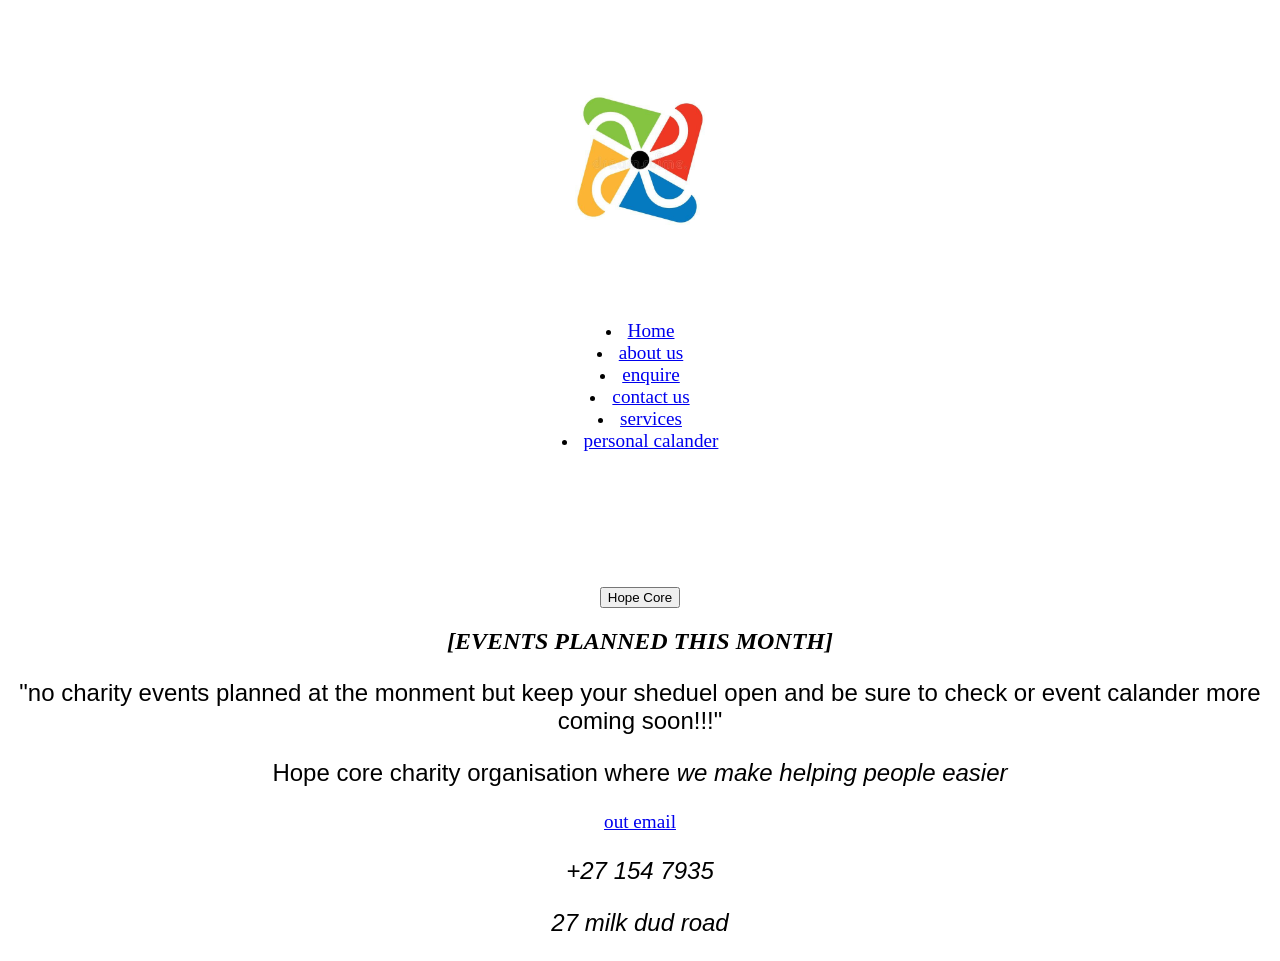
<file: index.html>
<!DOCTYPE html>
<html lang="en">
<head>
    <meta charset="UTF-8">
    <meta name="viewport" content="width=device-width, initial-scale=1.0">
    <title>Document</title>
    <link rel="stylesheet" href="index.css">
    <script defer src="script.js"></script>

</head>
<body>
    
<header>

<!-- logo -->
<img src="img/image.jpg" alt="our comapny logo" width="200" height="200">

<nav>
    
<li> <a href="index.html" target="_self">Home</a> </li>
<li> <a href="about.html" target="_self">about us</a> </li>
<li> <a href="enquiry.html" target="_self">enquire</a> </li>
<li> <a href="contact.html" target="_self">contact us</a> </li>
<li> <a href="services.html" target="_self">services</a> </li>
<li> <a href="evencalander.html" target="_self">personal calander</a> </li>



    <!-- Name of the charity organisation that i picked from the proposal -->
    <h1>Hope Core Organisation</h1>
        <button data-modal-target="#modal">Hope Core</button>
  <div class="modal" id="modal">
    <div class="modal-header">
      <div class="title">Hope Core Organisation</div>
      <button data-close-button class="close-button">&times;</button>
    </div>
    <div class="modal-body">
    <p>Here at <strong>Hope core</strong> we are the gathering point of multiple charity Organisation who have decided to come and work togerther 
            towards our shared goal of helping as many people as we can within our community us and our 
            volunters are trying to make a big difference and if you wish to donate towards the cause and create a lasting
            impact withing multiple peoples lives and our community please feel free to do so because together we can make
             a difference.
        </p>
<!-- the last line of this paragraph id the orginisaations slogan -->
<p>If you are in the mood to help and dounate dont hesitate to visit Hope Core
without feeling presure because according to our slogan <em>we make helping people easier</em>
</p>
    </div>
  </div>
  <div id="overlay"></div>

  <em><h2> [EVENTS PLANNED THIS MONTH] </h2></em>
  <p>"no charity events planned at the monment but keep your sheduel open and be 
    sure to check or event calander more coming soon!!!"</p>



<footer>
<p>Hope core charity organisation
    where <em>we make helping people easier</em>
</p>

<a href="mailto:hopecore@gmail.come">out email</a>

</header><em><p>+27 154 7935</p></em>

<em><p>27 milk dud road</p></em>

</nav>

</body>
</html>
</file>
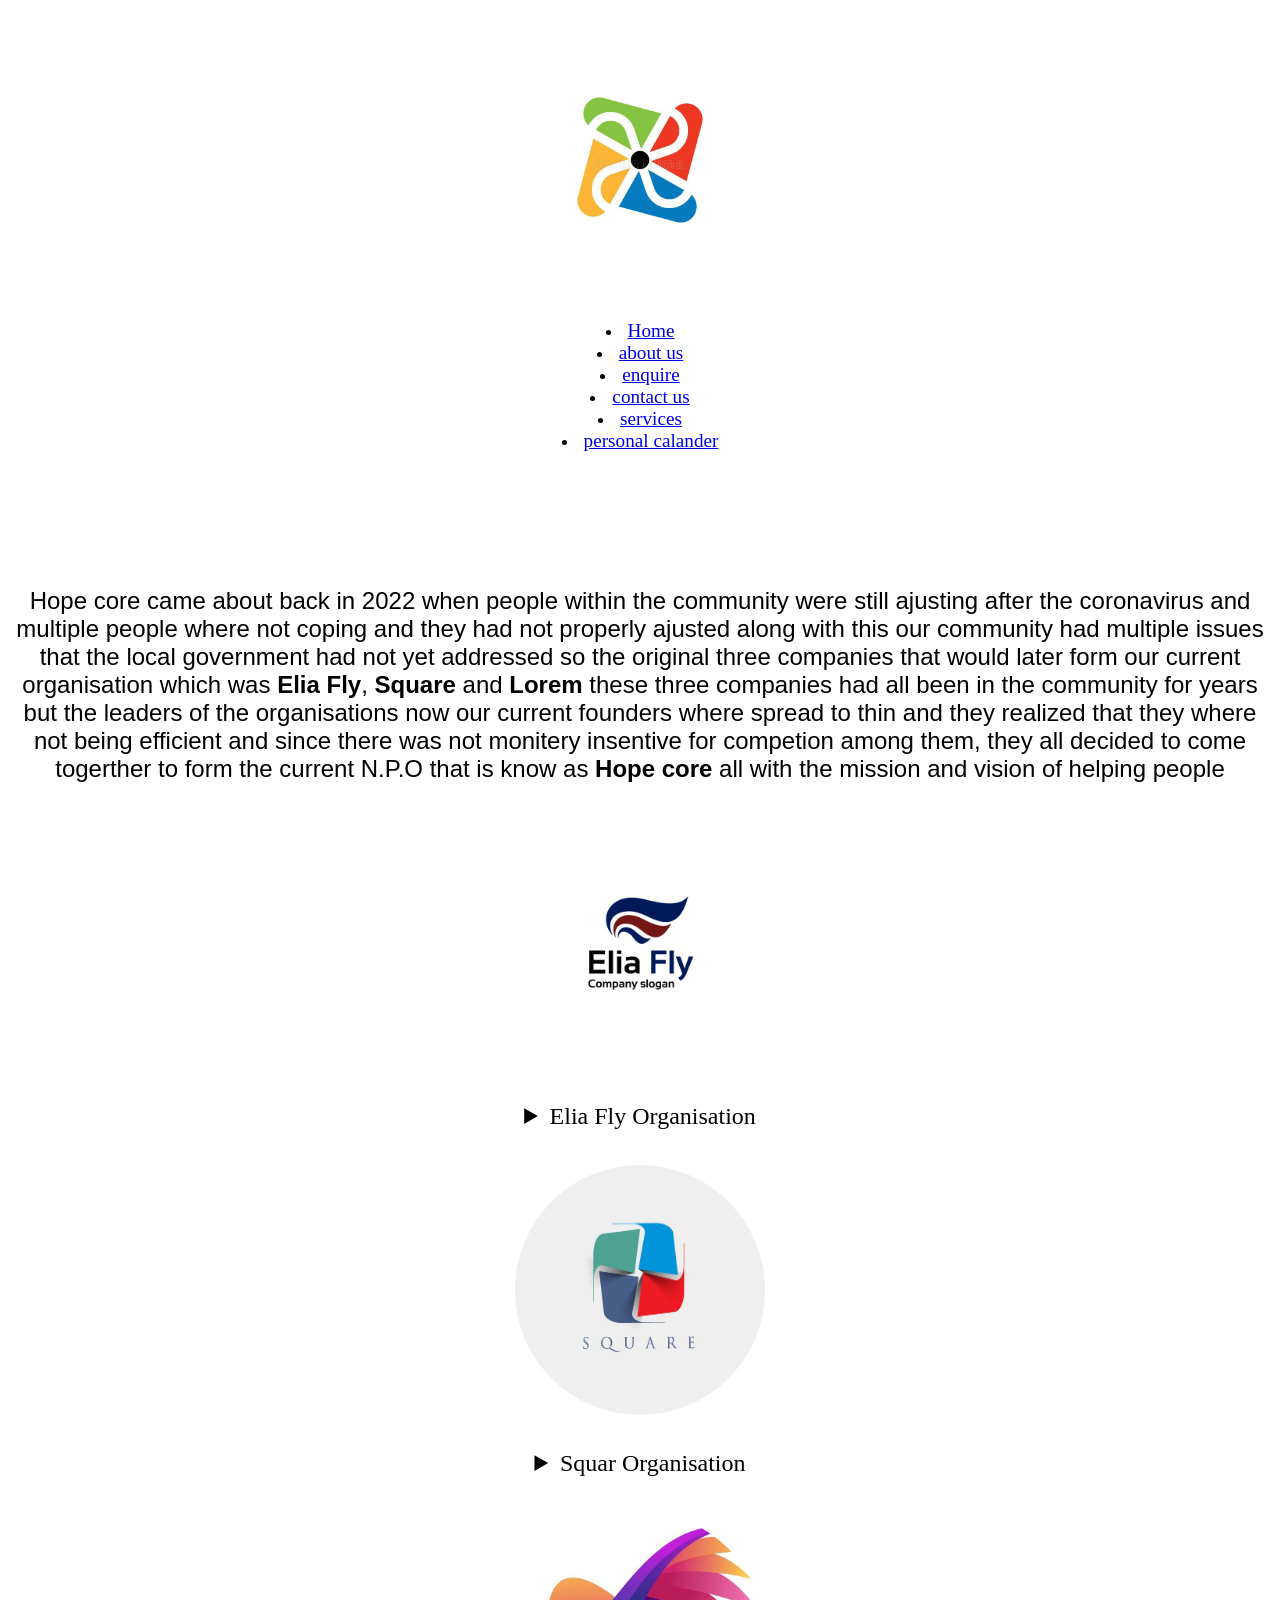
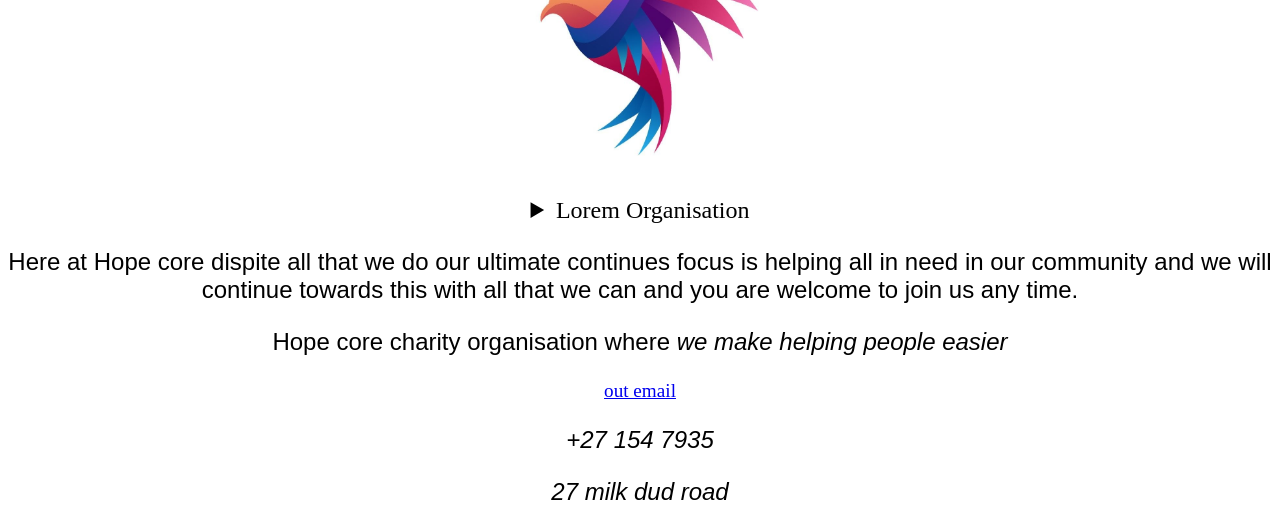
<file: about.html>
<!DOCTYPE html>
<html lang="en">
<head>
    <meta charset="UTF-8">
    <meta name="viewport" content="width=device-width, initial-scale=1.0">
    <title>Document</title>
    <link rel="stylesheet" href="about.css">

<body>


<img id="one" src="img/image.jpg" alt="our comapny logo"width="200" height="200" >

<nav>

<li> <a href="index.html" target="_self">Home</a> </li>
<li> <a href="about.html" target="_self">about us</a> </li>
<li> <a href="enquiry.html" target="_self">enquire</a> </li>
<li> <a href="contact.html" target="_self">contact us</a> </li>
<li> <a href="services.html" target="_self">services</a> </li>
<li> <a href="evencalander.html" target="_self">personal calander</a> </li>

<h1>About us</h1>

<!--Sir this is the history of my charity ngo sir its speaks no the formation the gaols
that caused it and the three companies that came together to form what is now kown as
Hope core charity organisation or known as Hope core organisation today.-->
   <p>Hope core came about back in 2022 when people within the community were still ajusting after the coronavirus and multiple
    people where not coping and they had not properly ajusted along with this our community had multiple
     issues that the local government had not yet addressed so the original three companies that would
     later form our current organisation which was <strong>Elia Fly</strong>, <strong>Square</strong> and
     <strong>Lorem</strong> these three companies had all been in the community for years but the leaders
     of the organisations now our current founders where spread to thin and they realized that they where
     not being efficient and since there was not monitery insentive for competion among them, they all decided
     to come togerther to form the current N.P.O that is know as <strong>Hope core</strong> all with the 
     mission and vision of helping people
    </p>

    <!-- <img src=""> -->
    <img src="img/photo_2026-04-22_14-23-02.jpg" width="200" height="200">
    <!--This is the three background of the three charity compaines that came togeter to form
   what is now kown as Hope core charity organisation or known as Hope core organisation today
   and what form of charity they where doing as individual organisations, what are they
   provinding to the organisation and how far do they dream to take there contributions to
   the next stage to fulfill their companies goal of helping disadvantaged people in the community-->
    <details>
    <summary>Elia Fly Organisation</summary>
    <p>Elia fly began as a for profit organisation selling recyled water bottles to promot recycling and to
        clean un the dirty streets of the commnity. The company was founded in the year 2012 in 2016 it
        officialy transitioned to be a nonprofit company that manly focuses on litter and polution
        their main priority is volunter litter-picking and keeping the environment clean since coming
         togerther with Squar and Lorem to form Hope core this have been there main action that they
         have been courdinating.</p>
</details>

    <img src="img/photo_2026-04-22_14-23-05.jpg"width="200" height="200" >
   <details>
    <summary>Squar Organisation</summary>
    <p>Square was a none profit company the delt more with the disadvantged childer of our
        community, there focuse was taking care of childer the fixing there direct 
        environment ans ensuing it was sutable for our communities childern
        this has been there continued activity since coming foward to create Hope core till
        this day</p>
</details>

    <img src="img/photo_2026-04-22_14-23-08.jpg"width="200" height="200" >
    <details>
    <summary>Lorem Organisation</summary>
    <p>
        And finally lorem was a chirty organisation that focused on homeless people three
        activites feading the dienfranchied people of our community or for people who were
        unhoused this also includes the childern all this ocuring in one same community
        since the team at lorem have murged to become what today hope core they have aspired
        to teach the local neighbors how to farm and grow there own food.
    </p>
</details>

<p>Here at Hope core dispite all that we do our ultimate continues focus is helping all in 
    need in our community and we will continue towards this with all that we can and you are
    welcome to join us any time.
</p>

<footer>

<p>Hope core charity organisation
    where <em>we make helping people easier</em>
</p>

<a href="mailto:hopecore@gmail.come">out email</a>

<em><p>+27 154 7935</p></em>

<em><p>27 milk dud road</p></em>

</nav>

</footer>

</body>
</html>
</file>
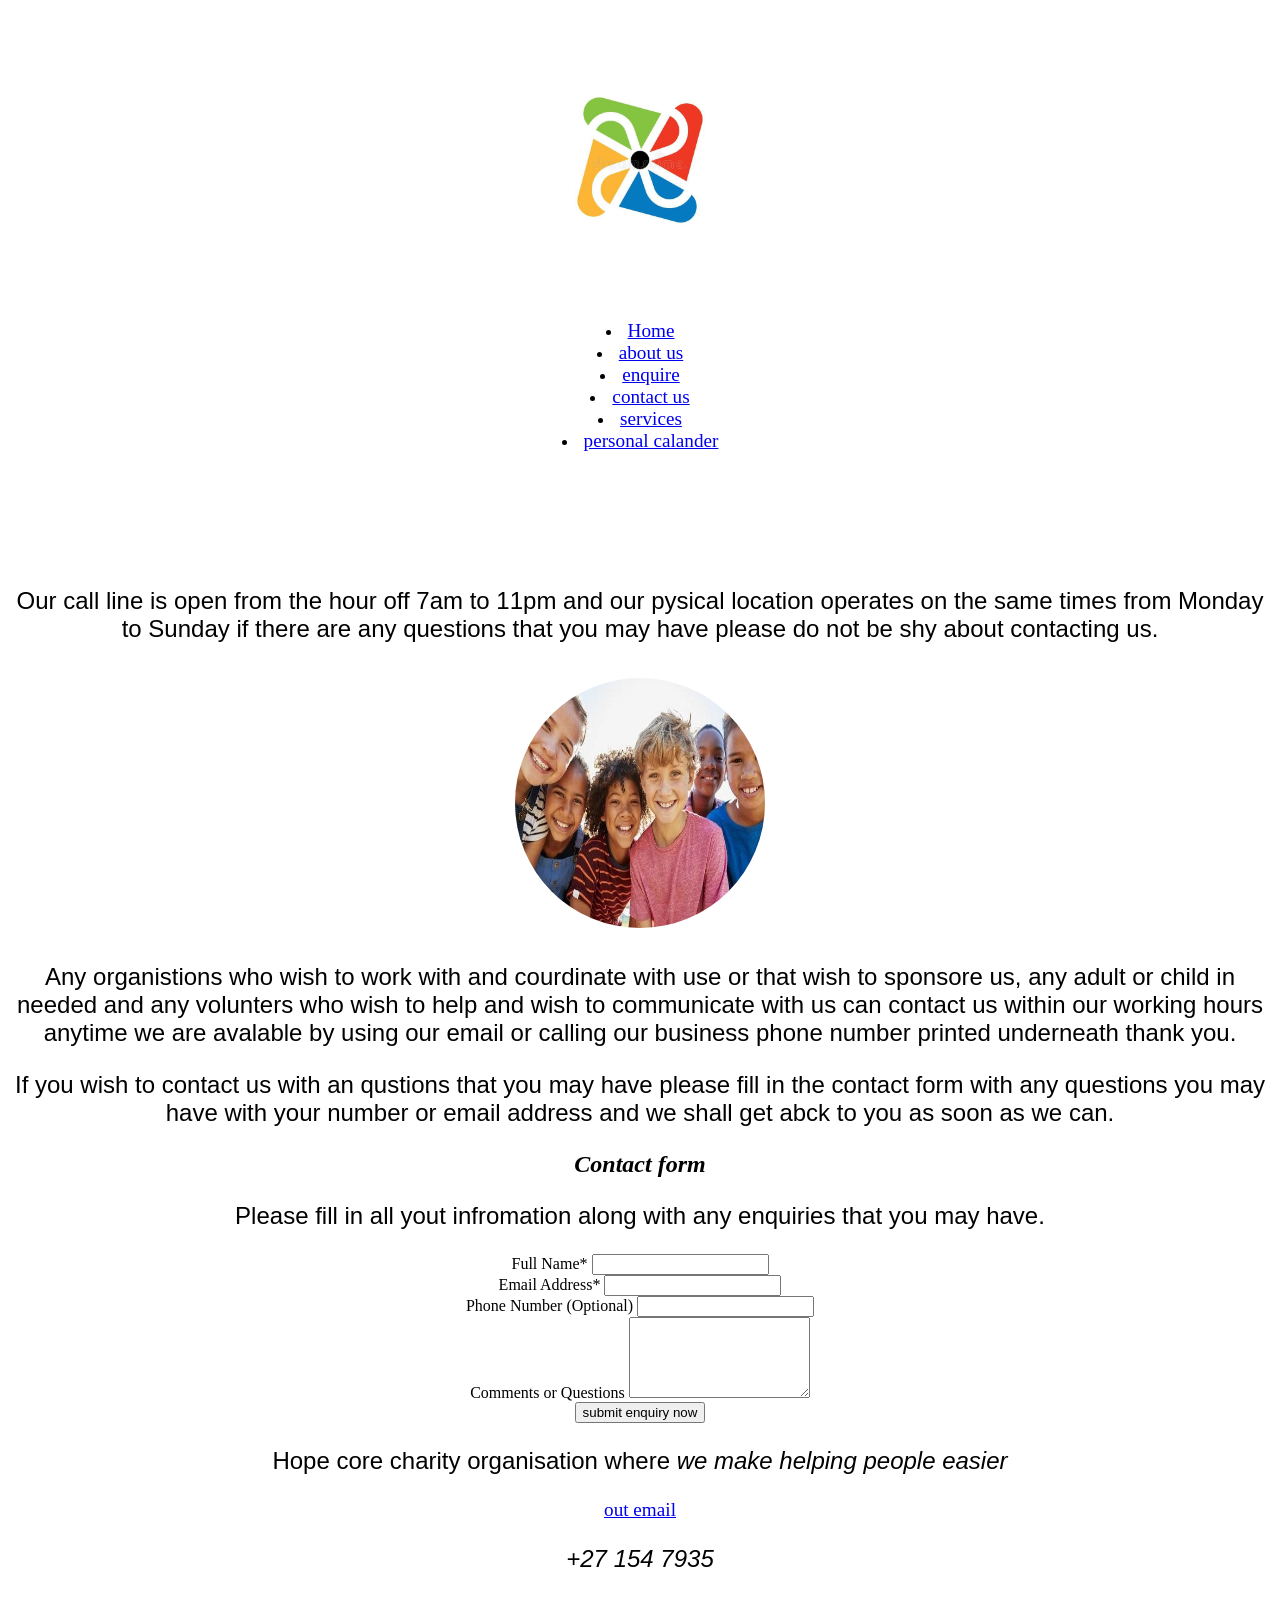
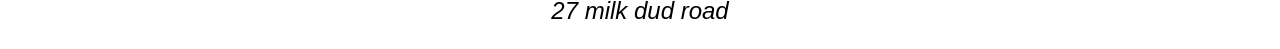
<file: contact.html>
<!DOCTYPE html>
<html lang="en">
<head>
    <meta charset="UTF-8">
    <meta name="viewport" content="width=device-width, initial-scale=1.0">
    <title>Document</title>
     <link rel="stylesheet" href="contact.css">

</head>
<body>
    
<img src="img/image.jpg" alt="our comapny logo" width="200" height="200">

<nav>
    
<li> <a href="index.html" target="_self">Home</a> </li>
<li> <a href="about.html" target="_self">about us</a> </li>
<li> <a href="enquiry.html" target="_self">enquire</a> </li>
<li> <a href="contact.html" target="_self">contact us</a> </li>
<li> <a href="services.html" target="_self">services</a> </li>
<li> <a href="evencalander.html" target="_self">personal calander</a> </li>


<h1>Contact us</h1>

    <p>Our call line is open from the hour off 7am to 11pm and our pysical location operates 
        on the same times from Monday to Sunday if there are any questions that you may have
        please do not be shy about contacting us.
    </p>
    <img src="img/photo_2026-04-22_14-23-17.jpg" width="500" height="400">


    <p>Any organistions who wish to work with and courdinate with use or that wish to
        sponsore us, any adult or child in needed and any volunters who wish to help and wish
        to communicate with us can contact us within our working hours anytime we are avalable
        by using our email or calling our business phone number printed underneath thank you.
    </p>

    <p>If you wish to contact us with an qustions that you may have please fill in the contact
        form with any questions you may have with your number or email address and we shall get abck to
        you as soon as we can.
    </p>

    <div class="main-container">

        <form action="FORM_ID" method="POST">
    
            <div class="form-header">
                <em><h2 class="form-title">Contact form</h2></em>
                <p class="form-description">
                    Please fill in all yout infromation along with any enquiries that you may have.
                </p>
            </div>

            <div class="form-group">
                <label for="fullname" class="form-label">Full Name*</label>
                <input
                    type="text"
                    name="fullname"
                    id="fullname"
                    class="form-input"
                    required
                />
            </div>

            <div class="form-group">
                <label for="email" class="form-label">Email Address*</label>
                <input
                    type="email"
                    name="email"
                    id="email"
                    class="form-input"
                    required
                />
            </div>

            <div class="form-group">
                <label for="phone" class="form-label"
                    >Phone Number (Optional)</label
                >
                <input type="text" name="phone" id="phone" class="form-input" />
            </div>

            <!-- Comments or Questions -->
            <div class="form-group">
                <label for="comments" class="form-label"
                    >Comments or Questions</label
                >
                <textarea
                    name="comments"
                    id="comments"
                    rows="5"
                    class="form-textarea"
                ></textarea>
            </div>
            

            <!-- Submit Button -->
            <button type="submit" class="submit-btn">submit enquiry now</button>
        </form>
    </div>
 </div>


    
<footer>

<p>Hope core charity organisation
    where <em>we make helping people easier</em>
</p>

<a href="mailto:hopecore@gmail.come">out email</a>

<em><p>+27 154 7935</p></em>

<em><p>27 milk dud road</p></em>

</nav>

</footer>

</body>
</html>
</file>
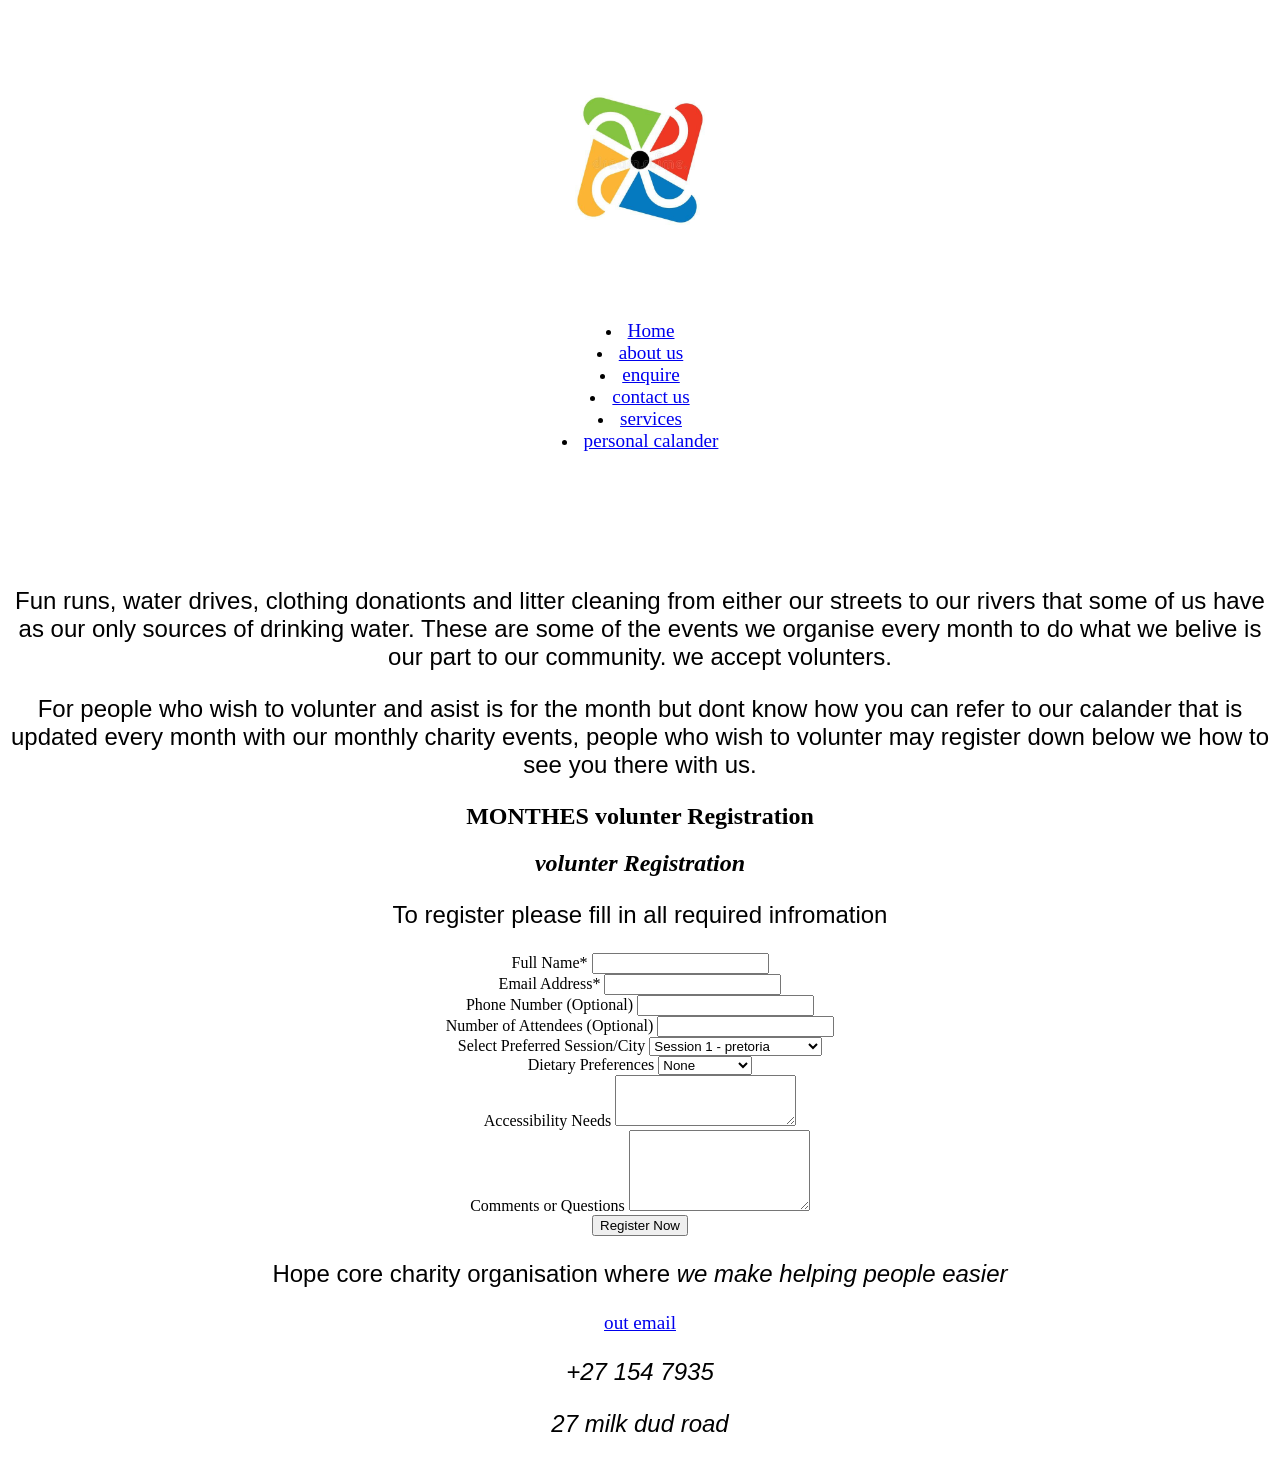
<file: enquiry.html>
<!DOCTYPE html>
<html lang="en">
<head>
    <meta charset="UTF-8">
    <meta name="viewport" content="width=device-width, initial-scale=1.0">
    <title>Document</title>
    <link rel="stylesheet" href="enquiry.css">



</head>
<body>
    
<img src="img/image.jpg" alt="our comapny logo" width="200" height="200">

<nav>
    
<li> <a href="index.html" target="_self">Home</a> </li>
<li> <a href="about.html" target="_self">about us</a> </li>
<li> <a href="enquiry.html" target="_self">enquire</a> </li>
<li> <a href="contact.html" target="_self">contact us</a> </li>
<li> <a href="services.html" target="_self">services</a> </li>
<li> <a href="evencalander.html" target="_self">personal calander</a> </li>


<h1>Enquiry</h1>

    <p>Fun runs, water drives, clothing donationts and litter cleaning from either our streets
        to our rivers that some of us have as our only sources of drinking water. These are some of the 
        events we organise every month to do what we belive is our part to our community.
        we accept volunters.
    </p>

    <p>For people who wish to volunter and asist is for the month but dont know how you can refer
        to our calander that is updated every month with our monthly charity events, people who wish to 
        volunter may register down below we how to see you there with us.
    </p>

<h2>MONTHES volunter Registration</h2>

<div class="main-container">

        <form action="FORM_ID" method="POST">
    
            <div class="form-header">
                <em><h2 class="form-title">volunter Registration</h2></em>
                <p class="form-description">
                    To register please fill in all required infromation
                </p>
            </div>

            <div class="form-group">
                <label for="fullname" class="form-label">Full Name*</label>
                <input
                    type="text"
                    name="fullname"
                    id="fullname"
                    class="form-input"
                    required
                />
            </div>

            <div class="form-group">
                <label for="email" class="form-label">Email Address*</label>
                <input
                    type="email"
                    name="email"
                    id="email"
                    class="form-input"
                    required
                />
            </div>

            <div class="form-group">
                <label for="phone" class="form-label"
                    >Phone Number (Optional)</label
                >
                <input type="text" name="phone" id="phone" class="form-input" />
            </div>

            <div class="form-group">
                <label for="num-attendees" class="form-label"
                    >Number of Attendees (Optional)</label
                >
                <input
                    type="number"
                    name="num-attendees"
                    id="num-attendees"
                    class="form-input"
                />
            </div>

            <div class="form-group">
                <label for="preferred-session" class="form-label"
                    >Select Preferred Session/City</label
                >
                <select
                    name="preferred-session"
                    id="preferred-session"
                    class="form-select"
                >
                    <option value="session-1">Session 1 - pretoria</option>
                    <option value="session-2">Session 2 - johanessburg</option>
                </select>
            </div>

            <!-- Optional Extras -->
            <div class="form-group">
                <label for="dietary-preferences" class="form-label"
                    >Dietary Preferences</label
                >
                <select
                    name="dietary-preferences"
                    id="dietary-preferences"
                    class="form-select"
                >
                    <option value="none">None</option>
                    <option value="vegetarian">Vegetarian</option>
                    <option value="vegan">Vegan</option>
                    <option value="gluten-free">Gluten-Free</option>
                    <option value="halal">Halal</option>
                </select>
            </div>

            <div class="form-group">
                <label for="accessibility-needs" class="form-label"
                    >Accessibility Needs</label
                >
                <textarea
                    name="accessibility-needs"
                    id="accessibility-needs"
                    rows="3"
                    class="form-textarea"
                ></textarea>
            </div>

            <!-- Comments or Questions -->
            <div class="form-group">
                <label for="comments" class="form-label"
                    >Comments or Questions</label
                >
                <textarea
                    name="comments"
                    id="comments"
                    rows="5"
                    class="form-textarea"
                ></textarea>
            </div>
            

            <!-- Submit Button -->
            <button type="submit" class="submit-btn">Register Now</button>
        </form>
    </div>
 </div>

<footer>

<p>Hope core charity organisation
    where <em>we make helping people easier</em>
</p>

<a href="mailto:hopecore@gmail.come">out email</a>

<em><p>+27 154 7935</p></em>

<em><p>27 milk dud road</p></em>

</nav>

</footer>

</body>
</html>
</file>
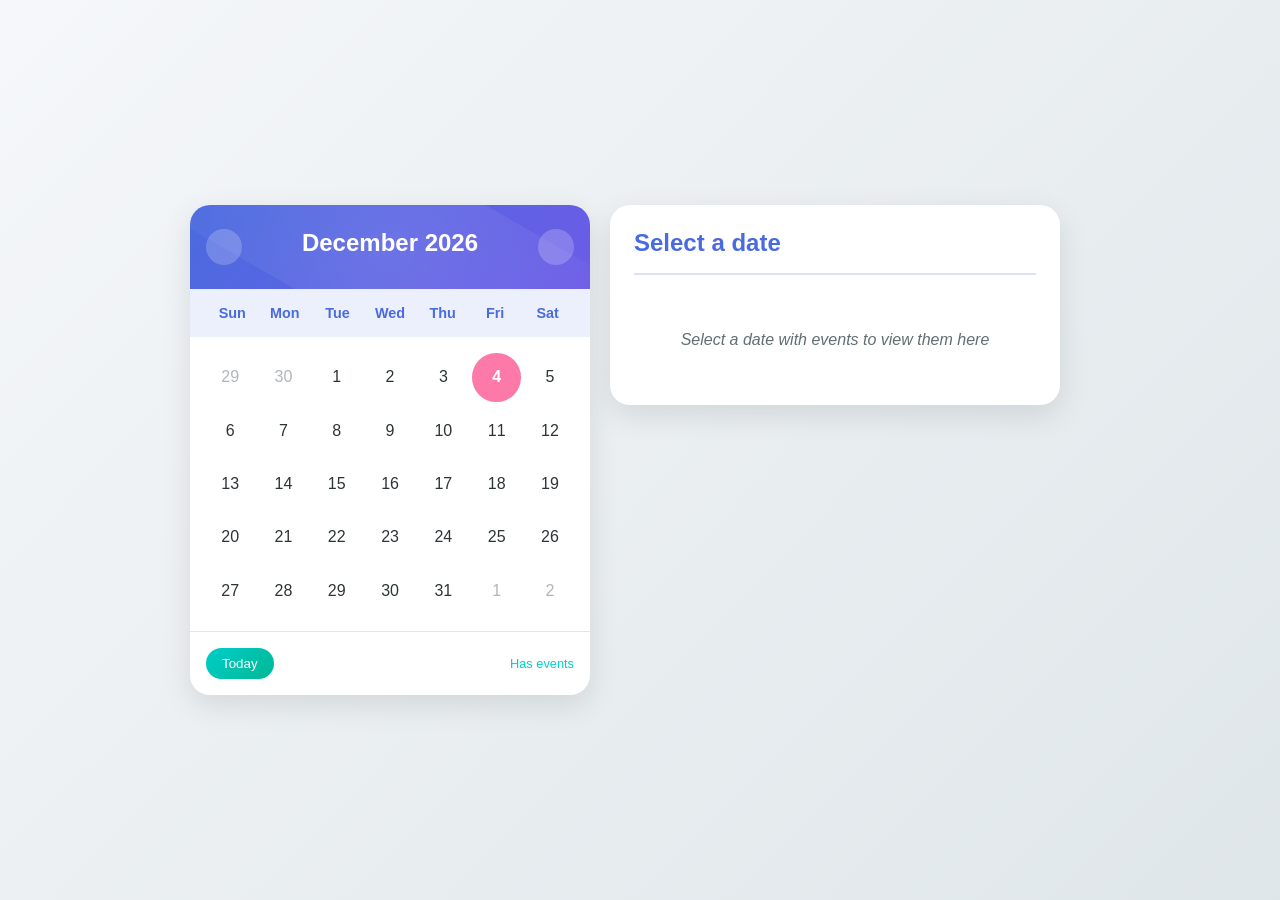
<file: evencalander.html>
<!DOCTYPE html>
<html lang="en">
<head>
    <meta charset="UTF-8">
    <meta name="viewport" content="width=device-width, initial-scale=1.0">
    <title>Document</title>
    <link rel="stylesheet" href="calander.css">
    <script defer src="calander.js"></script>
</head>
<body>

    <div class="container">
    <div class="calendar-container">
      <div class="calendar-header">
        <div class="nav-buttons">
          <button class="nav-btn" id="prev-month"><i class="fas fa-chevron-left"></i></button>
          <button class="nav-btn" id="next-month"><i class="fas fa-chevron-right"></i></button>
        </div>
        <div class="month-year" id="month-year">September 2025</div>
      </div>
      
      <div class="weekdays">
        <div class="weekday">Sun</div>
        <div class="weekday">Mon</div>
        <div class="weekday">Tue</div>
        <div class="weekday">Wed</div>
        <div class="weekday">Thu</div>
        <div class="weekday">Fri</div>
        <div class="weekday">Sat</div>
      </div>
      
      <div class="days" id="days"></div>
      
      <div class="calendar-footer">
        <button class="today-btn" id="today-btn"><i class="fas fa-calendar-day"></i> Today</button>
        <div class="event-indicator">
          <i class="fas fa-circle" style="color: var(--accent); font-size: 0.6rem;"></i>
          <span>Has events</span>
        </div>
      </div>
    </div>

    <!-- Event Panel -->
    <div class="event-panel" id="event-panel">
      <div class="event-header">
        <div class="event-date" id="event-date">Select a date</div>
        <i class="fas fa-calendar-alt event-icon"></i>
      </div>
      <div class="event-list" id="event-list">
        <div class="no-events">Select a date with events to view them here</div>
      </div>
    </div>
  </div>
    
</body>
</html>
</file>
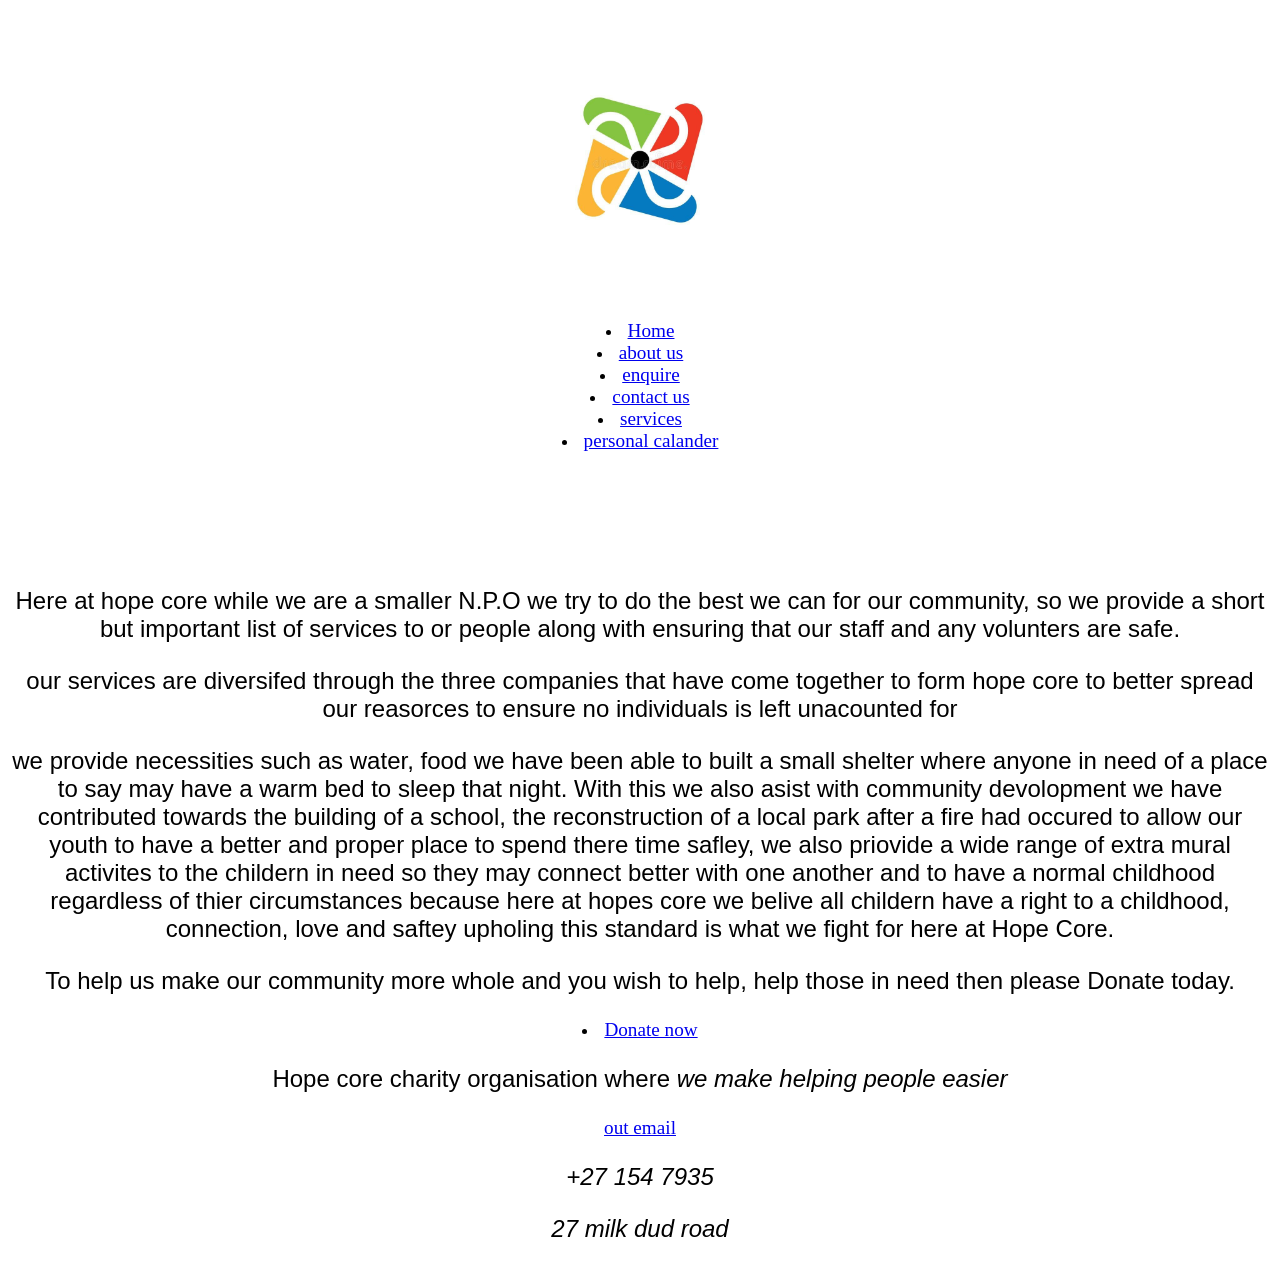
<file: services.html>
<!DOCTYPE html>
<html lang="en">
<head>
    <meta charset="UTF-8">
    <meta name="viewport" content="width=device-width, initial-scale=1.0">
    <title>Document</title>
    <link rel="stylesheet" href="sevices.css">


</head>
<body>
    
<img src="img/image.jpg" alt="our comapny logo" width="200" height="200" >

<nav>
    
<li> <a href="index.html" target="_self">Home</a> </li>
<li> <a href="about.html" target="_self">about us</a> </li>
<li> <a href="enquiry.html" target="_self">enquire</a> </li>
<li> <a href="contact.html" target="_self">contact us</a> </li>
<li> <a href="services.html" target="_self">services</a> </li>
<li> <a href="evencalander.html" target="_self">personal calander</a> </li>



<h1>Servises</h1>

    <p>Here at hope core while we are a smaller N.P.O we try to do the best we
        can for our community, so we provide a short but important list of services
        to or people along with ensuring that our staff and any volunters are safe. 
    </p>

    <p>our services are diversifed through the three companies that have come together
        to form hope core to better spread our reasorces to ensure no individuals
        is left unacounted for
    </p>

    <p> we provide necessities such as water, food we have been able to built a small shelter
        where anyone in need of a place to say may have a warm bed to sleep that night. With this we
        also asist with community devolopment we have contributed towards the building of a school,
        the reconstruction of a local park after a fire had occured to allow our
        youth to have a better and proper place to spend there time safley, we also priovide 
        a wide range of extra mural activites to the childern in need so they
        may connect better with one another and to have a normal childhood regardless of thier circumstances
        because here at hopes core we belive all childern have a right to a childhood, connection, love
        and saftey upholing this standard is what we fight for here at Hope Core.
    </p>

<p>To help us make our community more whole and you wish to help, help those in need
    then please Donate today.
</p>

<nav>

<li>  <a href="payment.html" target="_self">Donate now</a></li>

</nav>


<footer>

<p>Hope core charity organisation
    where <em>we make helping people easier</em>
</p>

<a href="mailto:hopecore@gmail.come">out email</a>

<em><p>+27 154 7935</p></em>

<em><p>27 milk dud road</p></em>

</nav>

</footer>

</body>
</html>
</file>
<file: index.css>
body, html{

        animation: colorChange 20s infinite alternate;
     }

     p{
         font-family: 'Segoe UI', Tahoma, Geneva, Verdana, sans-serif;
        text-align: center;

        font-size: x-large;
     }

     a{

        font-size: larger;
     }

    h1{
        font-size: 3rem;
        font-family: Arial, sans-serif;
        color: white;
        text-align: center;

    }

    nav{
        text-align: center;
    }

    

    @keyframes colorChange{

        0%{background-color: green;}
        25%{background-color: red;}
        50%{background-color: blue;}
        75%{background-color: green;}
        100%{background-color: red}
    }

    img{
        display: block;
        margin: 35px auto;
        height: 250px;
        width: 250px;
        border-radius: 50%;


    }

    .modal{
        position: fixed;
        top: 50%;
        left: 50%;
        transform: translate(-50%, -50%) scale(0);
        transition: 200ms ease-in-out;
        border: 5px solid black;
        border-radius: 10px;
        z-index: 10;
        background-color: white;
        width: 500px;
        max-width: 80%;
    }

    .modal.active {
        transform: translate(-50%, -50%) scale(1);
    }

    .modal-header{
        padding: 10px 15px;
        display: flex;
        justify-content: space-between;
        align-items: center;
        border-bottom: 1px solid black;
    }

    .modal-header .title{
        font-size: 1.25rem;
        font-weight: bold;
    }

    .modal-header .close-button{
        cursor: pointer;
        border: none;
        outline: none;
        background: none;
        font-size: 1.25rem;
        font-weight: bold
    }

    .modal-body{
        padding: 10px 15px;
    }

    #overlay {
        position: fixed;
        opacity: 0;
        transition: 200ms ease-in-out;
        top: 0;
        left: 0;
        right: 0;
        bottom: 0;
        background-color: rgba(0, 0, 0, .5);
        pointer-events: none;
    }

    #overlay.active {
        opacity: 1;
        pointer-events: all;
    }
</file>
<file: about.css>
body, html{

        animation: colorChange 20s infinite alternate;
     }

     p{
         font-family: 'Segoe UI', Tahoma, Geneva, Verdana, sans-serif;
        text-align: center;

        font-size: x-large;
     }

     a{

        font-size: larger;
     }

     nav{
        text-align: center;
    }

    h1{
        font-size: 3rem;
        font-family: Arial, sans-serif;
        color: white;
        text-align: center;

    }


    @keyframes colorChange{

        0%{background-color: green;}
        25%{background-color: red;}
        50%{background-color: blue;}
        75%{background-color: green;}
        100%{background-color: red}
    }

    img{
        display: block;
        margin: 35px auto;
        height: 250px;
        width: 250px;
        border-radius: 50%;


    }

    details{
        width: 65%;
        font-size: x-large;
        max-width: 500px;
        margin: 0 auto;
    }
</file>
<file: contact.css>
body, html{

        animation: colorChange 20s infinite alternate;
     }

     p{
        text-align: center;

        font-size: x-large;
        font-family: 'Segoe UI', Tahoma, Geneva, Verdana, sans-serif;
     }

     image{

        align-items: center;
     }

     nav{
        text-align: center;
    }

     a{

        font-size: larger;
     }

    h1{
        font-size: 3rem;
        font-family: Arial, sans-serif;
        color: white;
        text-align: center;

    }

    @keyframes colorChange{

        0%{background-color: green;}
        25%{background-color: red;}
        50%{background-color: blue;}
        75%{background-color: green;}
        100%{background-color: red}
    }

    img{
        display: block;
        margin: 35px auto;
        height: 250px;
        width: 250px;
        border-radius: 50%;


    }
</file>
<file: enquiry.css>
body, html{

        animation: colorChange 20s infinite alternate;
     }

     p{
         font-family: 'Segoe UI', Tahoma, Geneva, Verdana, sans-serif;
        text-align: center;

        font-size: x-large;
     }

     nav{
        text-align: center;
    }

     a{

        font-size: larger;
     }

    h1{
        font-size: 3rem;
        font-family: Arial, sans-serif;
        color: white;
        text-align: center;

    }

    @keyframes colorChange{

        0%{background-color: green;}
        25%{background-color: red;}
        50%{background-color: blue;}
        75%{background-color: green;}
        100%{background-color: red}
    }

    img{
        display: block;
        margin: 35px auto;
        height: 250px;
        width: 250px;
        border-radius: 50%;


    }
</file>
<file: calander.css>
:root {
  --primary: #4a6bdf;
  --secondary: #6c5ce7;
  --accent: #00cec9;
  --light: #f8f9fa;
  --dark: #2d3436;
  --text: #636e72;
  --today: #fd79a8;
  --selected: #a29bfe;
  --event-panel-bg: #f8f9fa;
}

* {
  box-sizing: border-box;
  margin: 0;
  padding: 0;
}

body {
  font-family: 'Segoe UI', Tahoma, Geneva, Verdana, sans-serif;
  display: flex;
  justify-content: center;
  align-items: center;
  min-height: 100vh;
  background: linear-gradient(135deg, #f5f7fa 0%, #dfe6e9 100%);
  padding: 20px;
}

.container {
  display: flex;
  flex-direction: column;
  gap: 20px;
  max-width: 900px;
  width: 100%;
}

@media (min-width: 768px) {
  .container {
    flex-direction: row;
    align-items: flex-start;
  }
}

.calendar-container {
  background: white;
  border-radius: 20px;
  box-shadow: 0 10px 30px rgba(0, 0, 0, 0.1);
  width: 100%;
  max-width: 400px;
  overflow: hidden;
  transform-style: preserve-3d;
  perspective: 1000px;
  transition: all 0.3s ease;
}

.calendar-container:hover {
  transform: translateY(-5px);
  box-shadow: 0 15px 35px rgba(0, 0, 0, 0.15);
}

.calendar-header {
  background: linear-gradient(135deg, var(--primary) 0%, var(--secondary) 100%);
  color: white;
  padding: 1.5rem;
  text-align: center;
  position: relative;
  overflow: hidden;
}

.calendar-header::before {
  content: '';
  position: absolute;
  top: -50%;
  left: -50%;
  width: 200%;
  height: 200%;
  background: radial-gradient(circle, rgba(255,255,255,0.1) 0%, rgba(255,255,255,0) 70%);
  transform: rotate(30deg);
}

.month-year {
  font-size: 1.5rem;
  font-weight: 600;
  margin-bottom: 0.5rem;
  position: relative;
}

.nav-buttons {
  display: flex;
  justify-content: space-between;
  position: absolute;
  width: 100%;
  top: 50%;
  left: 0;
  transform: translateY(-50%);
  padding: 0 1rem;
  z-index: 1;
}

.nav-btn {
  background: rgba(255, 255, 255, 0.2);
  color: white;
  border: none;
  width: 36px;
  height: 36px;
  border-radius: 50%;
  cursor: pointer;
  transition: all 0.3s ease;
  display: flex;
  align-items: center;
  justify-content: center;
}

.nav-btn:hover {
  background: rgba(255, 255, 255, 0.3);
  transform: scale(1.1);
}

.weekdays {
  display: grid;
  grid-template-columns: repeat(7, 1fr);
  padding: 0.5rem 1rem;
  background: rgba(74, 107, 223, 0.1);
  font-weight: 600;
  color: var(--primary);
}

.weekday {
  text-align: center;
  padding: 0.5rem;
  font-size: 0.9rem;
}

.days {
  display: grid;
  grid-template-columns: repeat(7, 1fr);
  gap: 5px;
  padding: 1rem;
}

.day {
  aspect-ratio: 1;
  display: flex;
  align-items: center;
  justify-content: center;
  border-radius: 50%;
  cursor: pointer;
  transition: all 0.3s ease;
  position: relative;
  font-weight: 500;
  color: var(--dark);
}

.day:hover {
  background: rgba(74, 107, 223, 0.1);
  transform: scale(1.1);
}

.day.today {
  background: var(--today);
  color: white;
  font-weight: bold;
}

.day.selected {
  background: var(--selected);
  color: white;
  font-weight: bold;
  animation: pop 0.3s ease;
}

@keyframes pop {
  0% { transform: scale(1); }
  50% { transform: scale(1.2); }
  100% { transform: scale(1); }
}

.day.other-month {
  color: var(--text);
  opacity: 0.5;
}

.day.has-events::after {
  content: '';
  position: absolute;
  bottom: 5px;
  width: 5px;
  height: 5px;
  border-radius: 50%;
  background: var(--accent);
}

.calendar-footer {
  padding: 1rem;
  text-align: center;
  border-top: 1px solid rgba(0, 0, 0, 0.1);
  display: flex;
  justify-content: space-between;
}

.today-btn {
  background: linear-gradient(135deg, var(--accent) 0%, #00b894 100%);
  color: white;
  border: none;
  padding: 0.5rem 1rem;
  border-radius: 50px;
  cursor: pointer;
  transition: all 0.3s ease;
  font-weight: 500;
}

.today-btn:hover {
  transform: translateY(-2px);
  box-shadow: 0 5px 15px rgba(0, 206, 201, 0.3);
}

.event-indicator {
  font-size: 0.8rem;
  color: var(--accent);
  display: flex;
  align-items: center;
  gap: 5px;
}

/* Event Panel Styles */
.event-panel {
  background: white;
  border-radius: 20px;
  box-shadow: 0 10px 30px rgba(0, 0, 0, 0.1);
  padding: 1.5rem;
  width: 100%;
  max-width: 450px;
  height: fit-content;
}

.event-header {
  display: flex;
  justify-content: space-between;
  align-items: center;
  margin-bottom: 1.5rem;
  padding-bottom: 1rem;
  border-bottom: 2px solid rgba(74, 107, 223, 0.2);
}

.event-date {
  font-size: 1.5rem;
  font-weight: 600;
  color: var(--primary);
}

.event-list {
  max-height: 350px;
  overflow-y: auto;
}

.event-item {
  padding: 1rem;
  margin-bottom: 0.8rem;
  background: var(--event-panel-bg);
  border-radius: 12px;
  display: flex;
  align-items: center;
  gap: 12px;
  box-shadow: 0 3px 10px rgba(0, 0, 0, 0.05);
  transition: transform 0.2s ease;
}

.event-item:hover {
  transform: translateX(5px);
}

.event-color {
  width: 14px;
  height: 14px;
  border-radius: 50%;
  background: var(--accent);
  flex-shrink: 0;
}

.event-time {
  font-weight: 600;
  color: var(--primary);
  min-width: 80px;
}

.event-text {
  flex: 1;
}

.no-events {
  text-align: center;
  color: var(--text);
  padding: 2rem 1rem;
  font-style: italic;
}

.event-icon {
  font-size: 1.2rem;
  color: var(--accent);
  margin-right: 10px;
}

@media (max-width: 767px) {
  .container {
    gap: 15px;
  }

  .calendar-container, .event-panel{
    width: 100%;
    margin: 0 auto;
  }
  
  .event-panel {
    max-width: 400px;
  }
  
  .event-date {
    font-size: 1.3rem;
  }
}
</file>
<file: sevices.css>
body, html{

        animation: colorChange 20s infinite alternate;
     }

     p{
         font-family: 'Segoe UI', Tahoma, Geneva, Verdana, sans-serif;
        text-align: center;
        font-size: x-large;
     }

     nav{
        text-align: center;
    }

     a{
        text-align: center;
        font-size: larger;
     }

    h1{
        font-size: 3rem;
        font-family: Arial, sans-serif;
        color: white;
        text-align: center;

    }

    @keyframes colorChange{

        0%{background-color: green;}
        25%{background-color: red;}
        50%{background-color: blue;}
        75%{background-color: green;}
        100%{background-color: red}
    }

    img{
        display: block;
        margin: 35px auto;
        height: 250px;
        width: 250px;
        border-radius: 50%;


    }
</file>
